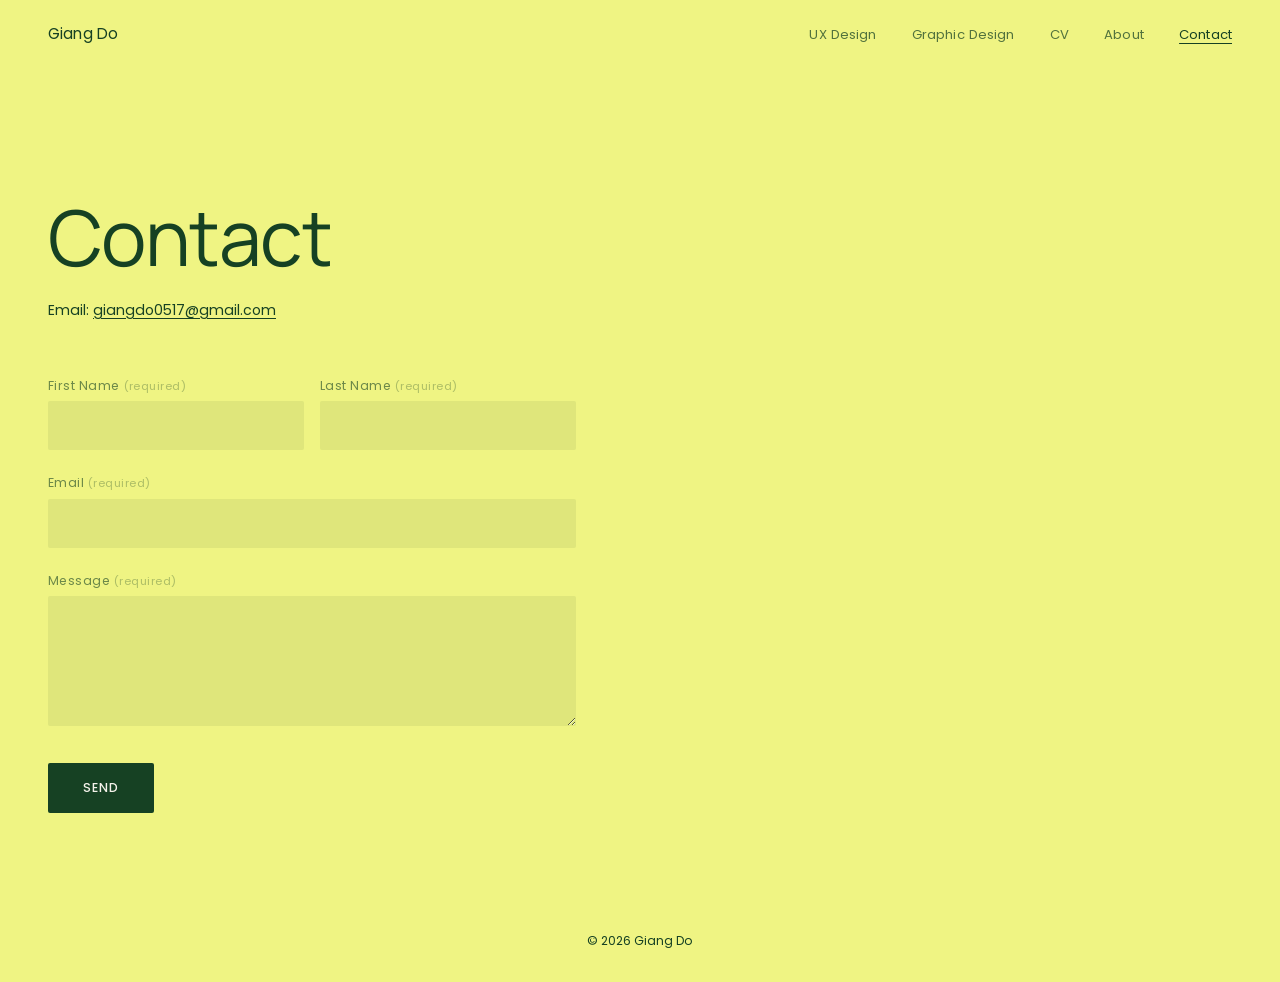
<file: contact.html>
<!DOCTYPE html>
<html lang="en">

<head>
  <meta charset="UTF-8" />
  <meta name="viewport" content="width=device-width,initial-scale=1.0" />
  <title>Contact — Giang Do</title>
  <link rel="preconnect" href="https://fonts.googleapis.com" />
  <link rel="preconnect" href="https://fonts.gstatic.com" crossorigin />
  <link
    href="https://fonts.googleapis.com/css2?family=Manrope&family=Poppins:ital,wght@0,300;0,400;0,500;0,600;1,300;1,400&display=swap"
    rel="stylesheet" />
  <link rel="stylesheet" href="style.css" />
  <style>
    body {
      background: var(--yellow);
      color: var(--green);
    }

    .contact-page {
      min-height: 100vh;
      display: grid;
      grid-template-columns: 1fr 1fr;
      padding-top: 7rem;
    }

    .contact-left {
      padding: 5rem 4rem 5rem 3rem;
      display: flex;
      flex-direction: column;
      justify-content: center;
    }

    .contact-title {
      font-size: clamp(3rem, 6vw, 5.5rem);
      font-weight: 400;
      letter-spacing: -0.02em;
      line-height: 1;
      margin-bottom: 1.5rem;
      animation: fadeUp 0.8s ease both;
    }

    .contact-email {
      font-family: 'Poppins', sans-serif;
      font-size: 0.88rem;
      opacity: 0.65;
      margin-bottom: 3.5rem;
      animation: fadeUp 0.8s ease 0.05s both;
    }

    .contact-email a {
      color: var(--green);
      text-decoration: underline;
      text-underline-offset: 3px;
    }

    .contact-form {
      animation: fadeUp 0.9s ease 0.1s both;
    }

    .form-group {
      margin-bottom: 1.5rem;
    }

    .form-row {
      display: grid;
      grid-template-columns: 1fr 1fr;
      gap: 1rem;
      margin-bottom: 1.5rem;
    }

    .form-label {
      font-family: 'Poppins', sans-serif;
      font-size: 0.78rem;
      letter-spacing: 0.04em;
      opacity: 0.6;
      margin-bottom: 0.4rem;
      display: block;
    }

    .form-label span {
      opacity: 0.5;
      font-size: 0.7rem;
    }

    .form-input,
    .form-textarea {
      width: 100%;
      background: rgba(23, 56, 35, 0.07);
      border: none;
      border-radius: 2px;
      padding: 0.85rem 1rem;
      font-family: 'Manrope', Georgia, serif;
      font-size: 1rem;
      color: var(--green);
      outline: none;
      transition: background 0.2s;
    }

    .form-input:focus,
    .form-textarea:focus {
      background: rgba(23, 56, 35, 0.12);
    }

    .form-textarea {
      resize: vertical;
      min-height: 130px;
    }

    .form-submit {
      display: inline-block;
      font-family: 'Poppins', sans-serif;
      font-size: 0.78rem;
      font-weight: 500;
      letter-spacing: 0.08em;
      text-transform: uppercase;
      padding: 1rem 2.2rem;
      background: var(--green);
      color: var(--cream);
      border: none;
      border-radius: 2px;
      cursor: pointer;
      transition: opacity 0.2s;
      margin-top: 0.5rem;
    }

    .form-submit:hover {
      opacity: 0.82;
    }

    .contact-right {
      position: relative;
      overflow: hidden;
    }

    .contact-right img {
      width: 100%;
      height: 100%;
      object-fit: cover;
      display: block;
    }

    @media(max-width:768px) {
      .contact-page {
        grid-template-columns: 1fr;
        padding-top: 6rem;
      }

      .contact-left {
        padding: 3rem 1.5rem;
      }

      .contact-right {
        display: none;
      }

      .form-row {
        grid-template-columns: 1fr;
      }
    }
  </style>
</head>

<body class="theme-yellow">
  <nav id="nav">
    <a href="index.html" class="nav-logo">Giang Do</a>
    <ul class="nav-links">
      <li><a href="index.html#work">UX Design</a></li>
      <!-- <li><a href="ux-industry.html">UX Industry Work</a></li> -->
      <li><a href="graphic-design.html">Graphic Design</a></li>
      <li><a href="cv.html">CV</a></li>
      <li><a href="about.html">About</a></li>
      <li><a href="contact.html" class="active">Contact</a></li>
    </ul>
    <button class="nav-hamburger" id="hamburger" aria-label="Open menu">
      <span></span><span></span><span></span>
    </button>
  </nav>
  <div class="nav-mobile-overlay" id="mobileMenu">
    <button class="nav-overlay-close" onclick="closeMenu()" aria-label="Close menu">
      <svg viewBox="0 0 24 24" fill="none" stroke="currentColor" stroke-width="2" stroke-linecap="round">
        <line x1="18" y1="6" x2="6" y2="18" />
        <line x1="6" y1="6" x2="18" y2="18" />
      </svg>
    </button>
    <a href="index.html#work" onclick="closeMenu()">UX Design</a>
    <!-- <a href="ux-industry.html" onclick="closeMenu()">UX Industry Work</a> -->
    <a href="graphic-design.html" onclick="closeMenu()">Graphic Design</a>
    <a href="cv.html" onclick="closeMenu()">CV</a>
    <a href="about.html" onclick="closeMenu()">About</a>
    <a href="contact.html" onclick="closeMenu()">Contact</a>
  </div>
  <main class="contact-page">
    <div class="contact-left">
      <h1 class="contact-title">Contact</h1>
      <p class="contact-email">Email: <a href="mailto:giangdo0517@gmail.com">giangdo0517@gmail.com</a></p>
      <!-- For real form submissions, sign up at formspree.io and replace action="#" with your endpoint -->
      <form class="contact-form" action="https://formspree.io/f/mvzvdwva" method="POST">
        <div class="form-row">
          <div>
            <label class="form-label">First Name <span>(required)</span></label>
            <input type="text" class="form-input" name="first_name" />
          </div>
          <div>
            <label class="form-label">Last Name <span>(required)</span></label>
            <input type="text" class="form-input" name="last_name" />
          </div>
        </div>
        <div class="form-group">
          <label class="form-label">Email <span>(required)</span></label>
          <input type="email" class="form-input" name="email" />
        </div>
        <div class="form-group">
          <label class="form-label">Message <span>(required)</span></label>
          <textarea class="form-textarea" name="message"></textarea>
        </div>
        <button class="form-submit">Send</button>
        <input type="hidden" name="_next" value="https://giangdo.design/contact.html?sent=true" />
      </form>

    </div>
    <div class="contact-right"></div>
  </main>
  <footer>© 2026 Giang Do</footer>
  <script>
    const nav = document.getElementById('nav');
    window.addEventListener('scroll', () => nav.classList.toggle('scrolled', window.scrollY > 60));
    const hamburger = document.getElementById('hamburger');
    const mobileMenu = document.getElementById('mobileMenu');
    function closeMenu() {
      hamburger.classList.remove('open');
      mobileMenu.classList.remove('open');
      document.body.style.overflow = '';
    }
    hamburger.addEventListener('click', () => {
      const isOpen = mobileMenu.classList.toggle('open');
      hamburger.classList.toggle('open', isOpen);
      document.body.style.overflow = isOpen ? 'hidden' : '';
    });
    const obs = new IntersectionObserver(entries => entries.forEach(e => {
      if (e.isIntersecting) { e.target.classList.add('visible'); obs.unobserve(e.target); }
    }), { threshold: 0.08 });
    document.querySelectorAll('.fade-up').forEach(el => obs.observe(el));
  </script>
</body>

</html>
</file>
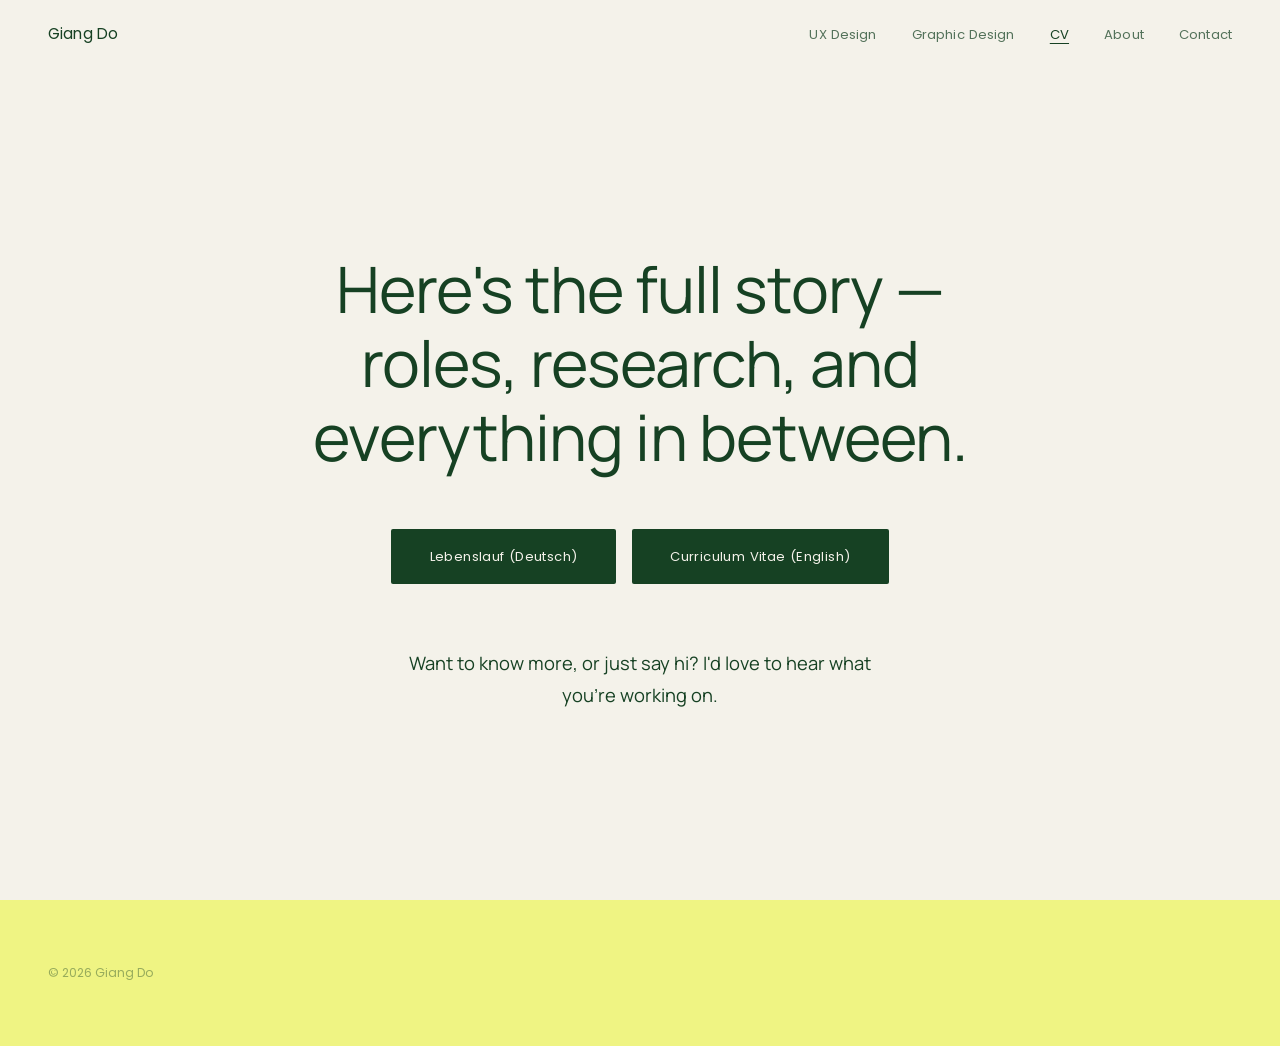
<file: cv.html>
<!DOCTYPE html>
<html lang="en">

<head>
  <meta charset="UTF-8" />
  <meta name="viewport" content="width=device-width,initial-scale=1.0" />
  <title>CV — Giang Do</title>
  <link rel="preconnect" href="https://fonts.googleapis.com" />
  <link rel="preconnect" href="https://fonts.gstatic.com" crossorigin />
  <link
    href="https://fonts.googleapis.com/css2?family=Manrope&family=Poppins:ital,wght@0,300;0,400;0,500;0,600;1,300;1,400&display=swap"
    rel="stylesheet" />
  <link rel="stylesheet" href="style.css" />
  <style>
    body {
      background: var(--cream);
      color: var(--green);
    }

    .cv-page {
      min-height: 100vh;
      display: flex;
      flex-direction: column;
      align-items: center;
      justify-content: center;
      text-align: center;
      padding: 10rem 3rem 6rem;
    }

    .cv-heading {
      font-size: clamp(2.4rem, 5vw, 4.2rem);
      font-weight: 400;
      line-height: 1.15;
      letter-spacing: -0.015em;
      max-width: 700px;
      margin-bottom: 3.5rem;
      animation: fadeUp 0.8s ease both;
    }

    .cv-buttons {
      display: flex;
      gap: 1rem;
      flex-wrap: wrap;
      justify-content: center;
      margin-bottom: 4rem;
      animation: fadeUp 0.9s ease 0.1s both;
    }

    .cv-btn {
      display: inline-block;
      font-family: 'Poppins', sans-serif;
      font-size: 0.82rem;
      letter-spacing: 0.03em;
      padding: 1.1rem 2.4rem;
      background: var(--green);
      color: var(--cream);
      text-decoration: none;
      border-radius: 2px;
      transition: opacity 0.2s;
    }

    .cv-btn:hover {
      opacity: 0.82;
    }

    .cv-note {
      font-size: 1.15rem;
      line-height: 1.72;
      opacity: 0.72;
      max-width: 480px;
      animation: fadeUp 0.9s ease 0.2s both;
    }

    .cv-footer-band {
      background: var(--yellow);
      padding: 4rem 3rem;
      text-align: left;
    }

    .cv-footer-band p {
      font-family: 'Poppins', sans-serif;
      font-size: 0.76rem;
      opacity: 0.4;
    }
  </style>
</head>

<body class="theme-cream">
  <nav id="nav">
    <a href="index.html" class="nav-logo">Giang Do</a>
    <ul class="nav-links">
      <li><a href="index.html#work">UX Design</a></li>
      <!-- <li><a href="ux-industry.html">UX Industry Work</a></li> -->
      <li><a href="graphic-design.html">Graphic Design</a></li>
      <li><a href="cv.html" class="active">CV</a></li>
      <li><a href="about.html">About</a></li>
      <li><a href="contact.html">Contact</a></li>
    </ul>
    <button class="nav-hamburger" id="hamburger" aria-label="Open menu">
      <span></span><span></span><span></span>
    </button>
  </nav>
  <div class="nav-mobile-overlay" id="mobileMenu">
    <button class="nav-overlay-close" onclick="closeMenu()" aria-label="Close menu">
      <svg viewBox="0 0 24 24" fill="none" stroke="currentColor" stroke-width="2" stroke-linecap="round">
        <line x1="18" y1="6" x2="6" y2="18" />
        <line x1="6" y1="6" x2="18" y2="18" />
      </svg>
    </button>
    <a href="index.html#work" onclick="closeMenu()">UX Design</a>
    <!-- <a href="ux-industry.html" onclick="closeMenu()">UX Industry Work</a> -->
    <a href="graphic-design.html" onclick="closeMenu()">Graphic Design</a>
    <a href="cv.html" onclick="closeMenu()">CV</a>
    <a href="about.html" onclick="closeMenu()">About</a>
    <a href="contact.html" onclick="closeMenu()">Contact</a>
  </div>
  <main class="cv-page">
    <h1 class="cv-heading">Here's the full story — roles, research, and everything in between.</h1>
    <div class="cv-buttons">
      <a href="https://drive.google.com/file/d/14NGh8uPRohK_Vm9ah4I8XOq8NT33fsck/view?usp=sharing" class="cv-btn"
        target="_blank">Lebenslauf (Deutsch)</a>
      <a href="https://drive.google.com/file/d/17Sq2cXfQPaGynstmJqmO-qlF2WMcBn5D/view?usp=sharing" class="cv-btn"
        target="_blank">Curriculum Vitae (English)</a>
    </div>
    <p class="cv-note">Want to know more, or just say hi? I'd love to hear what you're working on.</p>
  </main>
  <div class="cv-footer-band">
    <p>© 2026 Giang Do</p>
  </div>
  <script>
    const nav = document.getElementById('nav');
    window.addEventListener('scroll', () => nav.classList.toggle('scrolled', window.scrollY > 60));
    const hamburger = document.getElementById('hamburger');
    const mobileMenu = document.getElementById('mobileMenu');
    function closeMenu() {
      hamburger.classList.remove('open');
      mobileMenu.classList.remove('open');
      document.body.style.overflow = '';
    }
    hamburger.addEventListener('click', () => {
      const isOpen = mobileMenu.classList.toggle('open');
      hamburger.classList.toggle('open', isOpen);
      document.body.style.overflow = isOpen ? 'hidden' : '';
    });
    const obs = new IntersectionObserver(entries => entries.forEach(e => {
      if (e.isIntersecting) { e.target.classList.add('visible'); obs.unobserve(e.target); }
    }), { threshold: 0.08 });
    document.querySelectorAll('.fade-up').forEach(el => obs.observe(el));
  </script>
</body>

</html>
</file>
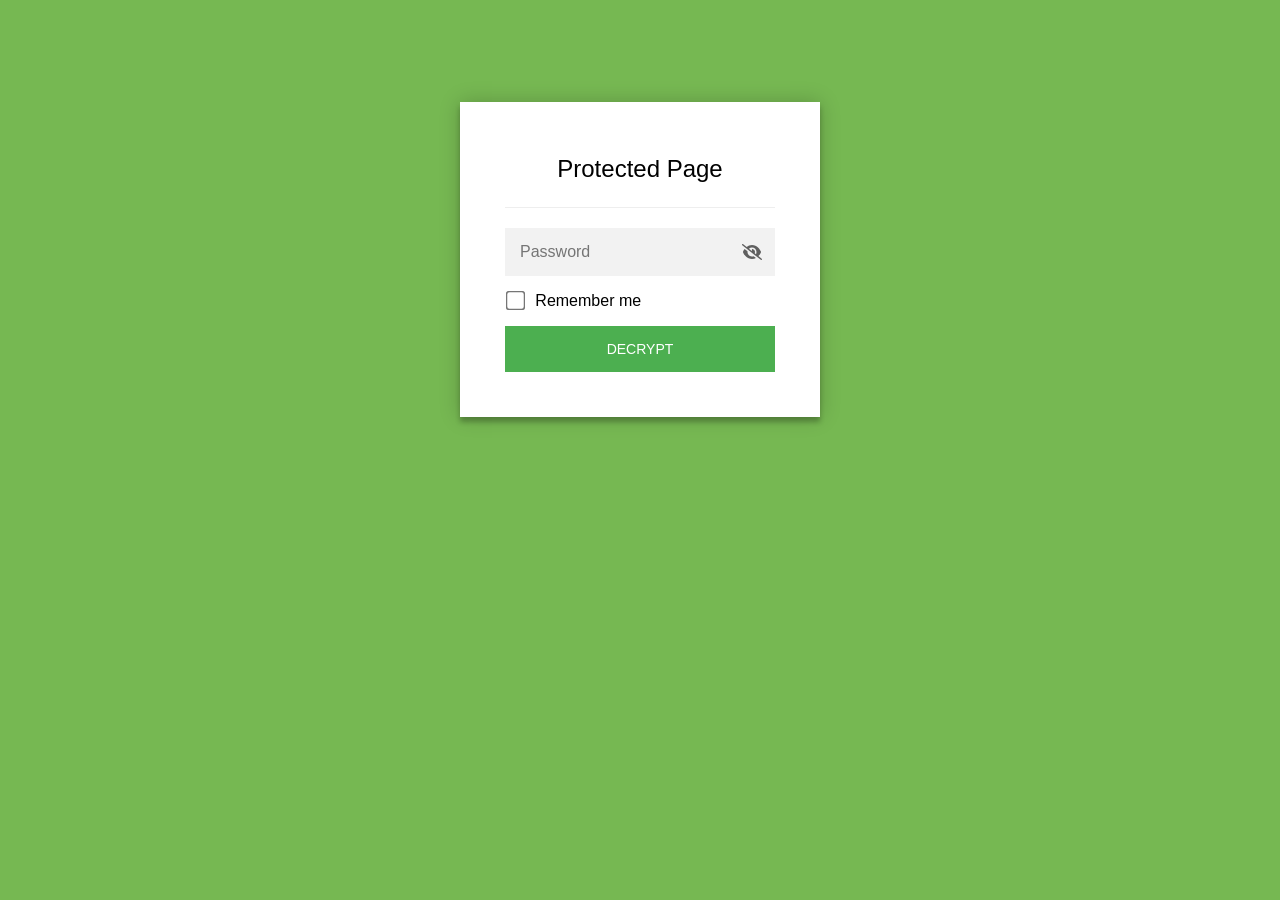
<file: ux-industry.html>
<!DOCTYPE html>
<html class="staticrypt-html">
    <head>
        <meta charset="utf-8" />
        <title>Protected Page</title>
        <meta name="viewport" content="width=device-width, initial-scale=1" />

        <!-- do not cache this page -->
        <meta http-equiv="cache-control" content="max-age=0" />
        <meta http-equiv="cache-control" content="no-cache" />
        <meta http-equiv="expires" content="0" />
        <meta http-equiv="expires" content="Tue, 01 Jan 1980 1:00:00 GMT" />
        <meta http-equiv="pragma" content="no-cache" />

        <style>
            .staticrypt-hr {
                margin-top: 20px;
                margin-bottom: 20px;
                border: 0;
                border-top: 1px solid #eee;
            }

            .staticrypt-page {
                width: 360px;
                padding: 8% 0 0;
                margin: auto;
                box-sizing: border-box;
            }

            .staticrypt-form {
                position: relative;
                z-index: 1;
                background: #ffffff;
                max-width: 360px;
                margin: 0 auto 100px;
                padding: 45px;
                text-align: center;
                box-shadow: 0 0 20px 0 rgba(0, 0, 0, 0.2), 0 5px 5px 0 rgba(0, 0, 0, 0.24);
            }

            .staticrypt-form input[type="password"],
            input[type="text"] {
                background: inherit;
                border: 0;
                box-sizing: border-box; /* This ensures padding is included in the total width */
                font-size: 14px;
                outline: 0;
                padding: 15px 30px 15px 15px; /* Adjust the padding to ensure there is space for the icon */
                width: 100%;
            }

            .staticrypt-password-container {
                position: relative;
                outline: 0;
                background: #f2f2f2;
                width: 100%;
                border: 0;
                margin: 0 0 15px;
                box-sizing: border-box;
            }

            .staticrypt-toggle-password-visibility {
                cursor: pointer;
                height: 20px;
                opacity: 60%;
                padding: 13px;
                position: absolute;
                right: 0;
                top: 50%;
                transform: translateY(-50%);
                width: 20px;
            }

            .staticrypt-form .staticrypt-decrypt-button {
                text-transform: uppercase;
                outline: 0;
                background: #4CAF50;
                width: 100%;
                border: 0;
                padding: 15px;
                color: #ffffff;
                font-size: 14px;
                cursor: pointer;
            }

            .staticrypt-form .staticrypt-decrypt-button:hover,
            .staticrypt-form .staticrypt-decrypt-button:active,
            .staticrypt-form .staticrypt-decrypt-button:focus {
                background: #4CAF50;
                filter: brightness(92%);
            }

            .staticrypt-html {
                height: 100%;
            }

            .staticrypt-body {
                height: 100%;
                margin: 0;
            }

            .staticrypt-content {
                height: 100%;
                margin-bottom: 1em;
                background: #76B852;
                font-family: "Arial", sans-serif;
                -webkit-font-smoothing: antialiased;
                -moz-osx-font-smoothing: grayscale;
            }

            .staticrypt-instructions {
                margin-top: -1em;
                margin-bottom: 1em;
            }

            .staticrypt-title {
                font-size: 1.5em;
            }

            label.staticrypt-remember {
                display: flex;
                align-items: center;
                margin-bottom: 1em;
            }

            .staticrypt-remember input[type="checkbox"] {
                transform: scale(1.5);
                margin-right: 1em;
            }

            .hidden {
                display: none !important;
            }

            .staticrypt-spinner-container {
                height: 100%;
                display: flex;
                align-items: center;
                justify-content: center;
            }

            .staticrypt-spinner {
                display: inline-block;
                width: 2rem;
                height: 2rem;
                vertical-align: text-bottom;
                border: 0.25em solid gray;
                border-right-color: transparent;
                border-radius: 50%;
                -webkit-animation: spinner-border 0.75s linear infinite;
                animation: spinner-border 0.75s linear infinite;
                animation-duration: 0.75s;
                animation-timing-function: linear;
                animation-delay: 0s;
                animation-iteration-count: infinite;
                animation-direction: normal;
                animation-fill-mode: none;
                animation-play-state: running;
                animation-name: spinner-border;
            }

            @keyframes spinner-border {
                100% {
                    transform: rotate(360deg);
                }
            }

            @media screen and (-webkit-min-device-pixel-ratio: 0) {
                .staticrypt-form input[type="password"],
                input[type="text"] {
                    font-size: 16px;
                }
            }
        </style>
    </head>

    <body class="staticrypt-body">
        <div id="staticrypt_loading" class="staticrypt-spinner-container">
            <div class="staticrypt-spinner"></div>
        </div>

        <div id="staticrypt_content" class="staticrypt-content hidden">
            <div class="staticrypt-page">
                <div class="staticrypt-form">
                    <div class="staticrypt-instructions">
                        <p class="staticrypt-title">Protected Page</p>
                        <p></p>
                    </div>

                    <hr class="staticrypt-hr" />

                    <form id="staticrypt-form" action="#" method="post">
                        <div class="staticrypt-password-container">
                            <input
                                id="staticrypt-password"
                                type="password"
                                name="password"
                                placeholder="Password"
                                autofocus
                            />

                            <img
                                class="staticrypt-toggle-password-visibility"
                                alt="template_toggle_show"
                                title="template_toggle_show"
                                src="[data-uri]"
                            />
                        </div>

                        <label id="staticrypt-remember-label" class="staticrypt-remember hidden">
                            <input id="staticrypt-remember" type="checkbox" name="remember" />
                            Remember me
                        </label>

                        <input type="submit" class="staticrypt-decrypt-button" value="DECRYPT" />
                    </form>
                </div>
            </div>
        </div>

        <script>
            // these variables will be filled when generating the file - the template format is 'variable_name'
            const staticryptInitiator = 
            ((function(){
  const exports = {};
  const cryptoEngine = ((function(){
  const exports = {};
  const { subtle } = crypto;

const IV_BITS = 16 * 8;
const HEX_BITS = 4;
const ENCRYPTION_ALGO = "AES-CBC";

/**
 * Translates between utf8 encoded hexadecimal strings
 * and Uint8Array bytes.
 */
const HexEncoder = {
    /**
     * hex string -> bytes
     * @param {string} hexString
     * @returns {Uint8Array}
     */
    parse: function (hexString) {
        if (hexString.length % 2 !== 0) throw "Invalid hexString";
        const arrayBuffer = new Uint8Array(hexString.length / 2);

        for (let i = 0; i < hexString.length; i += 2) {
            const byteValue = parseInt(hexString.substring(i, i + 2), 16);
            if (isNaN(byteValue)) {
                throw "Invalid hexString";
            }
            arrayBuffer[i / 2] = byteValue;
        }
        return arrayBuffer;
    },

    /**
     * bytes -> hex string
     * @param {Uint8Array} bytes
     * @returns {string}
     */
    stringify: function (bytes) {
        const hexBytes = [];

        for (let i = 0; i < bytes.length; ++i) {
            let byteString = bytes[i].toString(16);
            if (byteString.length < 2) {
                byteString = "0" + byteString;
            }
            hexBytes.push(byteString);
        }
        return hexBytes.join("");
    },
};

/**
 * Translates between utf8 strings and Uint8Array bytes.
 */
const UTF8Encoder = {
    parse: function (str) {
        return new TextEncoder().encode(str);
    },

    stringify: function (bytes) {
        return new TextDecoder().decode(bytes);
    },
};

/**
 * Salt and encrypt a msg with a password.
 */
async function encrypt(msg, hashedPassword) {
    // Must be 16 bytes, unpredictable, and preferably cryptographically random. However, it need not be secret.
    // https://developer.mozilla.org/en-US/docs/Web/API/SubtleCrypto/encrypt#parameters
    const iv = crypto.getRandomValues(new Uint8Array(IV_BITS / 8));

    const key = await subtle.importKey("raw", HexEncoder.parse(hashedPassword), ENCRYPTION_ALGO, false, ["encrypt"]);

    const encrypted = await subtle.encrypt(
        {
            name: ENCRYPTION_ALGO,
            iv: iv,
        },
        key,
        UTF8Encoder.parse(msg)
    );

    // iv will be 32 hex characters, we prepend it to the ciphertext for use in decryption
    return HexEncoder.stringify(iv) + HexEncoder.stringify(new Uint8Array(encrypted));
}
exports.encrypt = encrypt;

/**
 * Decrypt a salted msg using a password.
 *
 * @param {string} encryptedMsg
 * @param {string} hashedPassword
 * @returns {Promise<string>}
 */
async function decrypt(encryptedMsg, hashedPassword) {
    const ivLength = IV_BITS / HEX_BITS;
    const iv = HexEncoder.parse(encryptedMsg.substring(0, ivLength));
    const encrypted = encryptedMsg.substring(ivLength);

    const key = await subtle.importKey("raw", HexEncoder.parse(hashedPassword), ENCRYPTION_ALGO, false, ["decrypt"]);

    const outBuffer = await subtle.decrypt(
        {
            name: ENCRYPTION_ALGO,
            iv: iv,
        },
        key,
        HexEncoder.parse(encrypted)
    );

    return UTF8Encoder.stringify(new Uint8Array(outBuffer));
}
exports.decrypt = decrypt;

/**
 * Salt and hash the password so it can be stored in localStorage without opening a password reuse vulnerability.
 *
 * @param {string} password
 * @param {string} salt
 * @returns {Promise<string>}
 */
async function hashPassword(password, salt) {
    // we hash the password in multiple steps, each adding more iterations. This is because we used to allow less
    // iterations, so for backward compatibility reasons, we need to support going from that to more iterations.
    let hashedPassword = await hashLegacyRound(password, salt);

    hashedPassword = await hashSecondRound(hashedPassword, salt);

    return hashThirdRound(hashedPassword, salt);
}
exports.hashPassword = hashPassword;

/**
 * This hashes the password with 1k iterations. This is a low number, we need this function to support backwards
 * compatibility.
 *
 * @param {string} password
 * @param {string} salt
 * @returns {Promise<string>}
 */
function hashLegacyRound(password, salt) {
    return pbkdf2(password, salt, 1000, "SHA-1");
}
exports.hashLegacyRound = hashLegacyRound;

/**
 * Add a second round of iterations. This is because we used to use 1k, so for backwards compatibility with
 * remember-me/autodecrypt links, we need to support going from that to more iterations.
 *
 * @param hashedPassword
 * @param salt
 * @returns {Promise<string>}
 */
function hashSecondRound(hashedPassword, salt) {
    return pbkdf2(hashedPassword, salt, 14000, "SHA-256");
}
exports.hashSecondRound = hashSecondRound;

/**
 * Add a third round of iterations to bring total number to 600k. This is because we used to use 1k, then 15k, so for
 * backwards compatibility with remember-me/autodecrypt links, we need to support going from that to more iterations.
 *
 * @param hashedPassword
 * @param salt
 * @returns {Promise<string>}
 */
function hashThirdRound(hashedPassword, salt) {
    return pbkdf2(hashedPassword, salt, 585000, "SHA-256");
}
exports.hashThirdRound = hashThirdRound;

/**
 * Salt and hash the password so it can be stored in localStorage without opening a password reuse vulnerability.
 *
 * @param {string} password
 * @param {string} salt
 * @param {int} iterations
 * @param {string} hashAlgorithm
 * @returns {Promise<string>}
 */
async function pbkdf2(password, salt, iterations, hashAlgorithm) {
    const key = await subtle.importKey("raw", UTF8Encoder.parse(password), "PBKDF2", false, ["deriveBits"]);

    const keyBytes = await subtle.deriveBits(
        {
            name: "PBKDF2",
            hash: hashAlgorithm,
            iterations,
            salt: UTF8Encoder.parse(salt),
        },
        key,
        256
    );

    return HexEncoder.stringify(new Uint8Array(keyBytes));
}

function generateRandomSalt() {
    const bytes = crypto.getRandomValues(new Uint8Array(128 / 8));

    return HexEncoder.stringify(new Uint8Array(bytes));
}
exports.generateRandomSalt = generateRandomSalt;

async function signMessage(hashedPassword, message) {
    const key = await subtle.importKey(
        "raw",
        HexEncoder.parse(hashedPassword),
        {
            name: "HMAC",
            hash: "SHA-256",
        },
        false,
        ["sign"]
    );
    const signature = await subtle.sign("HMAC", key, UTF8Encoder.parse(message));

    return HexEncoder.stringify(new Uint8Array(signature));
}
exports.signMessage = signMessage;

function getRandomAlphanum() {
    const possibleCharacters = "abcdefghijklmnopqrstuvwxyzABCDEFGHIJKLMNOPQRSTUVWXYZ0123456789";

    let byteArray;
    let parsedInt;

    // Keep generating new random bytes until we get a value that falls
    // within a range that can be evenly divided by possibleCharacters.length
    do {
        byteArray = crypto.getRandomValues(new Uint8Array(1));
        // extract the lowest byte to get an int from 0 to 255 (probably unnecessary, since we're only generating 1 byte)
        parsedInt = byteArray[0] & 0xff;
    } while (parsedInt >= 256 - (256 % possibleCharacters.length));

    // Take the modulo of the parsed integer to get a random number between 0 and totalLength - 1
    const randomIndex = parsedInt % possibleCharacters.length;

    return possibleCharacters[randomIndex];
}

/**
 * Generate a random string of a given length.
 *
 * @param {int} length
 * @returns {string}
 */
function generateRandomString(length) {
    let randomString = "";

    for (let i = 0; i < length; i++) {
        randomString += getRandomAlphanum();
    }

    return randomString;
}
exports.generateRandomString = generateRandomString;

  return exports;
})());
const codec = ((function(){
  const exports = {};
  /**
 * Initialize the codec with the provided cryptoEngine - this return functions to encode and decode messages.
 *
 * @param cryptoEngine - the engine to use for encryption / decryption
 */
function init(cryptoEngine) {
    const exports = {};

    /**
     * Top-level function for encoding a message.
     * Includes password hashing, encryption, and signing.
     *
     * @param {string} msg
     * @param {string} password
     * @param {string} salt
     *
     * @returns {string} The encoded text
     */
    async function encode(msg, password, salt) {
        const hashedPassword = await cryptoEngine.hashPassword(password, salt);

        const encrypted = await cryptoEngine.encrypt(msg, hashedPassword);

        // we use the hashed password in the HMAC because this is effectively what will be used a password (so we can store
        // it in localStorage safely, we don't use the clear text password)
        const hmac = await cryptoEngine.signMessage(hashedPassword, encrypted);

        return hmac + encrypted;
    }
    exports.encode = encode;

    /**
     * Encode using a password that has already been hashed. This is useful to encode multiple messages in a row, that way
     * we don't need to hash the password multiple times.
     *
     * @param {string} msg
     * @param {string} hashedPassword
     *
     * @returns {string} The encoded text
     */
    async function encodeWithHashedPassword(msg, hashedPassword) {
        const encrypted = await cryptoEngine.encrypt(msg, hashedPassword);

        // we use the hashed password in the HMAC because this is effectively what will be used a password (so we can store
        // it in localStorage safely, we don't use the clear text password)
        const hmac = await cryptoEngine.signMessage(hashedPassword, encrypted);

        return hmac + encrypted;
    }
    exports.encodeWithHashedPassword = encodeWithHashedPassword;

    /**
     * Top-level function for decoding a message.
     * Includes signature check and decryption.
     *
     * @param {string} signedMsg
     * @param {string} hashedPassword
     * @param {string} salt
     * @param {int} backwardCompatibleAttempt
     * @param {string} originalPassword
     *
     * @returns {Object} {success: true, decoded: string} | {success: false, message: string}
     */
    async function decode(signedMsg, hashedPassword, salt, backwardCompatibleAttempt = 0, originalPassword = "") {
        const encryptedHMAC = signedMsg.substring(0, 64);
        const encryptedMsg = signedMsg.substring(64);
        const decryptedHMAC = await cryptoEngine.signMessage(hashedPassword, encryptedMsg);

        if (decryptedHMAC !== encryptedHMAC) {
            // we have been raising the number of iterations in the hashing algorithm multiple times, so to support the old
            // remember-me/autodecrypt links we need to try bringing the old hashes up to speed.
            originalPassword = originalPassword || hashedPassword;
            if (backwardCompatibleAttempt === 0) {
                const updatedHashedPassword = await cryptoEngine.hashThirdRound(originalPassword, salt);

                return decode(signedMsg, updatedHashedPassword, salt, backwardCompatibleAttempt + 1, originalPassword);
            }
            if (backwardCompatibleAttempt === 1) {
                let updatedHashedPassword = await cryptoEngine.hashSecondRound(originalPassword, salt);
                updatedHashedPassword = await cryptoEngine.hashThirdRound(updatedHashedPassword, salt);

                return decode(signedMsg, updatedHashedPassword, salt, backwardCompatibleAttempt + 1, originalPassword);
            }

            return { success: false, message: "Signature mismatch" };
        }

        return {
            success: true,
            decoded: await cryptoEngine.decrypt(encryptedMsg, hashedPassword),
        };
    }
    exports.decode = decode;

    return exports;
}
exports.init = init;

  return exports;
})());
const decode = codec.init(cryptoEngine).decode;

/**
 * Initialize the staticrypt module, that exposes functions callbable by the password_template.
 *
 * @param {{
 *  staticryptEncryptedMsgUniqueVariableName: string,
 *  isRememberEnabled: boolean,
 *  rememberDurationInDays: number,
 *  staticryptSaltUniqueVariableName: string,
 * }} staticryptConfig - object of data that is stored on the password_template at encryption time.
 *
 * @param {{
 *  rememberExpirationKey: string,
 *  rememberPassphraseKey: string,
 *  replaceHtmlCallback: function,
 *  clearLocalStorageCallback: function,
 * }} templateConfig - object of data that can be configured by a custom password_template.
 */
function init(staticryptConfig, templateConfig) {
    const exports = {};

    /**
     * Decrypt our encrypted page, replace the whole HTML.
     *
     * @param {string} hashedPassword
     * @returns {Promise<boolean>}
     */
    async function decryptAndReplaceHtml(hashedPassword) {
        const { staticryptEncryptedMsgUniqueVariableName, staticryptSaltUniqueVariableName } = staticryptConfig;
        const { replaceHtmlCallback } = templateConfig;

        const result = await decode(
            staticryptEncryptedMsgUniqueVariableName,
            hashedPassword,
            staticryptSaltUniqueVariableName
        );
        if (!result.success) {
            return false;
        }
        const plainHTML = result.decoded;

        // if the user configured a callback call it, otherwise just replace the whole HTML
        if (typeof replaceHtmlCallback === "function") {
            replaceHtmlCallback(plainHTML);
        } else {
            document.write(plainHTML);
            document.close();
        }

        return true;
    }

    /**
     * Attempt to decrypt the page and replace the whole HTML.
     *
     * @param {string} password
     * @param {boolean} isRememberChecked
     *
     * @returns {Promise<{isSuccessful: boolean, hashedPassword?: string}>} - we return an object, so that if we want to
     *   expose more information in the future we can do it without breaking the password_template
     */
    async function handleDecryptionOfPage(password, isRememberChecked) {
        const { staticryptSaltUniqueVariableName } = staticryptConfig;

        // decrypt and replace the whole page
        const hashedPassword = await cryptoEngine.hashPassword(password, staticryptSaltUniqueVariableName);
        return handleDecryptionOfPageFromHash(hashedPassword, isRememberChecked);
    }
    exports.handleDecryptionOfPage = handleDecryptionOfPage;

    async function handleDecryptionOfPageFromHash(hashedPassword, isRememberChecked) {
        const { isRememberEnabled, rememberDurationInDays } = staticryptConfig;
        const { rememberExpirationKey, rememberPassphraseKey } = templateConfig;

        const isDecryptionSuccessful = await decryptAndReplaceHtml(hashedPassword);

        if (!isDecryptionSuccessful) {
            return {
                isSuccessful: false,
                hashedPassword,
            };
        }

        // remember the hashedPassword and set its expiration if necessary
        if (isRememberEnabled && isRememberChecked) {
            window.localStorage.setItem(rememberPassphraseKey, hashedPassword);

            // set the expiration if the duration isn't 0 (meaning no expiration)
            if (rememberDurationInDays > 0) {
                window.localStorage.setItem(
                    rememberExpirationKey,
                    (new Date().getTime() + rememberDurationInDays * 24 * 60 * 60 * 1000).toString()
                );
            }
        }

        return {
            isSuccessful: true,
            hashedPassword,
        };
    }
    exports.handleDecryptionOfPageFromHash = handleDecryptionOfPageFromHash;

    /**
     * Clear localstorage from staticrypt related values
     */
    function clearLocalStorage() {
        const { clearLocalStorageCallback, rememberExpirationKey, rememberPassphraseKey } = templateConfig;

        if (typeof clearLocalStorageCallback === "function") {
            clearLocalStorageCallback();
        } else {
            localStorage.removeItem(rememberPassphraseKey);
            localStorage.removeItem(rememberExpirationKey);
        }
    }

    async function handleDecryptOnLoad() {
        let isSuccessful = await decryptOnLoadFromUrl();

        if (!isSuccessful) {
            isSuccessful = await decryptOnLoadFromRememberMe();
        }

        return { isSuccessful };
    }
    exports.handleDecryptOnLoad = handleDecryptOnLoad;

    /**
     * Clear storage if we are logging out
     *
     * @returns {boolean} - whether we logged out
     */
    function logoutIfNeeded() {
        const logoutKey = "staticrypt_logout";

        // handle logout through query param
        const queryParams = new URLSearchParams(window.location.search);
        if (queryParams.has(logoutKey)) {
            clearLocalStorage();
            return true;
        }

        // handle logout through URL fragment
        const hash = window.location.hash.substring(1);
        if (hash.includes(logoutKey)) {
            clearLocalStorage();
            return true;
        }

        return false;
    }

    /**
     * To be called on load: check if we want to try to decrypt and replace the HTML with the decrypted content, and
     * try to do it if needed.
     *
     * @returns {Promise<boolean>} true if we derypted and replaced the whole page, false otherwise
     */
    async function decryptOnLoadFromRememberMe() {
        const { rememberDurationInDays } = staticryptConfig;
        const { rememberExpirationKey, rememberPassphraseKey } = templateConfig;

        // if we are login out, terminate
        if (logoutIfNeeded()) {
            return false;
        }

        // if there is expiration configured, check if we're not beyond the expiration
        if (rememberDurationInDays && rememberDurationInDays > 0) {
            const expiration = localStorage.getItem(rememberExpirationKey),
                isExpired = expiration && new Date().getTime() > parseInt(expiration);

            if (isExpired) {
                clearLocalStorage();
                return false;
            }
        }

        const hashedPassword = localStorage.getItem(rememberPassphraseKey);

        if (hashedPassword) {
            // try to decrypt
            const isDecryptionSuccessful = await decryptAndReplaceHtml(hashedPassword);

            // if the decryption is unsuccessful the password might be wrong - silently clear the saved data and let
            // the user fill the password form again
            if (!isDecryptionSuccessful) {
                clearLocalStorage();
                return false;
            }

            return true;
        }

        return false;
    }

    async function decryptOnLoadFromUrl() {
        const passwordKey = "staticrypt_pwd";
        const rememberMeKey = "remember_me";

        // try to get the password from the query param (for backward compatibility - we now want to avoid this method,
        // since it sends the hashed password to the server which isn't needed)
        const queryParams = new URLSearchParams(window.location.search);
        const hashedPasswordQuery = queryParams.get(passwordKey);
        const rememberMeQuery = queryParams.get(rememberMeKey);

        const urlFragment = window.location.hash.substring(1);
        // get the password from the url fragment
        const hashedPasswordRegexMatch = urlFragment.match(new RegExp(passwordKey + "=([^&]*)"));
        const hashedPasswordFragment = hashedPasswordRegexMatch ? hashedPasswordRegexMatch[1] : null;
        const rememberMeFragment = urlFragment.includes(rememberMeKey);

        const hashedPassword = hashedPasswordFragment || hashedPasswordQuery;
        const rememberMe = rememberMeFragment || rememberMeQuery;

        if (hashedPassword) {
            return handleDecryptionOfPageFromHash(hashedPassword, rememberMe);
        }

        return false;
    }

    return exports;
}
exports.init = init;

  return exports;
})());
        ;
            const templateError = "template_error",
                templateToggleAltShow = "template_toggle_show",
                templateToggleAltHide = "template_toggle_hide",
                isRememberEnabled = true,
                staticryptConfig = {"staticryptEncryptedMsgUniqueVariableName":"[base64]","isRememberEnabled":true,"rememberDurationInDays":0,"staticryptSaltUniqueVariableName":"b0ad4a2fc4e402948cb65c18af290a1f"};

            // you can edit these values to customize some of the behavior of StatiCrypt
            const templateConfig = {
                rememberExpirationKey: "staticrypt_expiration",
                rememberPassphraseKey: "staticrypt_passphrase",
                replaceHtmlCallback: null,
                clearLocalStorageCallback: null,
            };

            // init the staticrypt engine
            const staticrypt = staticryptInitiator.init(staticryptConfig, templateConfig);

            // try to automatically decrypt on load if there is a saved password
            window.onload = async function () {
                const { isSuccessful } = await staticrypt.handleDecryptOnLoad();

                // if we didn't decrypt anything on load, show the password prompt. Otherwise the content has already been
                // replaced, no need to do anything
                if (!isSuccessful) {
                    // hide loading screen
                    document.getElementById("staticrypt_loading").classList.add("hidden");
                    document.getElementById("staticrypt_content").classList.remove("hidden");
                    document.getElementById("staticrypt-password").focus();

                    // show the remember me checkbox
                    if (isRememberEnabled) {
                        document.getElementById("staticrypt-remember-label").classList.remove("hidden");
                    }
                }
            };

            // toggle password visibility
            const toggleIcon = document.querySelector(".staticrypt-toggle-password-visibility");
            // these two icons are coming from FontAwesome
            const imgSrcEyeClosed =
                "[data-uri]";
            const imgSrcEyeOpened =
                "[data-uri]";
            toggleIcon.addEventListener("click", function () {
                const passwordInput = document.getElementById("staticrypt-password");
                if (passwordInput.type === "password") {
                    passwordInput.type = "text";
                    toggleIcon.src = imgSrcEyeOpened;
                    toggleIcon.alt = templateToggleAltHide;
                    toggleIcon.title = templateToggleAltHide;
                } else {
                    passwordInput.type = "password";
                    toggleIcon.src = imgSrcEyeClosed;
                    toggleIcon.alt = templateToggleAltShow;
                    toggleIcon.title = templateToggleAltShow;
                }
            });

            // handle password form submission
            document.getElementById("staticrypt-form").addEventListener("submit", async function (e) {
                e.preventDefault();

                const password = document.getElementById("staticrypt-password").value,
                    isRememberChecked = document.getElementById("staticrypt-remember").checked;

                const { isSuccessful } = await staticrypt.handleDecryptionOfPage(password, isRememberChecked);

                if (!isSuccessful) {
                    alert(templateError);
                }
            });
        </script>
    </body>
</html>
</file>
<file: style.css>
/* ── FONTS ── */
@import url('https://fonts.googleapis.com/css2?family=Manrope&family=Poppins:ital,wght@0,300;0,400;0,500;0,600;1,300;1,400&display=swap');



/* ── GLOBAL ── */
:root {
  --green: #164123;
  --cream: #F4F2EA;
  --yellow: #EFF483;
  --blue: #DFEFFF;
  --purple: #e8e0ff;
}

*,
*::before,
*::after {
  box-sizing: border-box;
  margin: 0;
  padding: 0;
}

html {
  scroll-behavior: smooth;
}

body {
  font-family: 'Manrope', Georgia, sans-serif;
  overflow-x: hidden;
}

/* ── NAV ── */
nav {
  position: fixed;
  top: 0;
  left: 0;
  right: 0;
  z-index: 100;
  display: flex;
  align-items: center;
  justify-content: space-between;
  padding: 1.4rem 3rem;
  transition: background 0.3s;
}

.nav-logo {
  font-family: 'Poppins', sans-serif;
  font-size: 0.95rem;
  font-weight: 400;
  letter-spacing: 0.01em;
  text-decoration: none;
}

.nav-links {
  display: flex;
  gap: 2.2rem;
  list-style: none;
}

.nav-links a {
  font-family: 'Poppins', sans-serif;
  text-decoration: none;
  font-size: 0.82rem;
  font-weight: 400;
  letter-spacing: 0.01em;
  opacity: 0.72;
  transition: opacity 0.2s;
}

.nav-links a:hover {
  opacity: 1;
}

.nav-links a.active {
  opacity: 1;
  text-decoration: underline;
  text-underline-offset: 4px;
}

/* nav colour themes */
.theme-dark .nav-logo,
.theme-dark .nav-links a {
  color: var(--cream);
}

.theme-light .nav-logo,
.theme-light .nav-links a {
  color: var(--green);
}

.theme-dark nav.scrolled {
  background: #164123;
  backdrop-filter: blur(10px);
}

.theme-yellow nav.scrolled {
  background: #EDF581;
  backdrop-filter: blur(10px);
}

.theme-yellow .nav-logo,
.theme-yellow .nav-links a {
  color: var(--green);
}

.theme-cream nav.scrolled {
  background: #f0ede6;
  backdrop-filter: blur(10px);
}

.theme-cream .nav-logo,
.theme-cream .nav-links a {
  color: var(--green);
}

.theme-blue nav.scrolled {
  background: rgba(214, 234, 245, 0.95);
  backdrop-filter: blur(10px);
}

.theme-blue .nav-logo,
.theme-blue .nav-links a {
  color: var(--green);
}

.theme-purple nav.scrolled {
  background: #E0EFFF;
  backdrop-filter: blur(10px);
}

.theme-purple .nav-logo,
.theme-purple .nav-links a {
  color: var(--green);
}

/* ── CASE HERO ── */
.case-hero {
  min-height: 58vh;
  display: flex;
  flex-direction: column;
  align-items: flex-start;
  justify-content: flex-end;
  padding: 9rem 3rem 3.5rem;
}

.case-subtitle {
  font-family: 'Poppins', sans-serif;
  font-size: 0.78rem;
  letter-spacing: 0.14em;
  text-transform: uppercase;
  opacity: 0.45;
  margin-bottom: 0.9rem;
  animation: fadeUp 0.6s ease both;
}

.case-title-text {
  font-size: clamp(3.2rem, 7vw, 6.5rem);
  font-weight: 400;
  line-height: 1.05;
  letter-spacing: -0.02em;
  animation: fadeUp 0.8s ease both;
}

/* ── MARQUEE ── */
.marquee-wrapper {
  overflow: hidden;
  width: 100%;
  padding: 1.4rem 0;
  border-top: 1px solid currentColor;
  border-bottom: 1px solid currentColor;
  opacity: 0.2;
  margin: 2rem 0;
}

.marquee-track {
  display: flex;
  white-space: nowrap;
  animation: marquee 22s linear infinite;
}

.marquee-item {
  font-size: clamp(1.8rem, 3.5vw, 3rem);
  font-weight: 400;
  padding-right: 2.5rem;
  flex-shrink: 0;
  letter-spacing: -0.01em;
}

@keyframes marquee {
  from {
    transform: translateX(0);
  }

  to {
    transform: translateX(-50%);
  }
}

/* ── INTRO ── */
.case-intro {
  padding: 5rem 3rem;
  display: grid;
  grid-template-columns: 1fr 2fr;
  gap: 5rem;
  max-width: 1200px;
  margin: 0 auto;
}

.meta-item {
  margin-bottom: 1.6rem;
}

.meta-label {
  font-family: 'Poppins', sans-serif;
  font-size: 0.68rem;
  letter-spacing: 0.12em;
  text-transform: uppercase;
  opacity: 0.45;
  margin-bottom: 0.35rem;
}

.meta-value {
  font-size: 1.05rem;
  line-height: 1.55;
}

:root {
  --body-size-value: 1.15;
}

.case-description p {
  font-size: calc((var(--body-size-value) - 1) * 1.2vw + 1rem);
  line-height: 1.8;
  opacity: 0.88;
}

.case-description p+p {
  margin-top: 1.3rem;
}

/* ── IMAGES ── */
.case-images {
  padding: 0 3rem 3rem;
  max-width: 1200px;
  margin: 0 auto;
  display: flex;
  flex-direction: column;
  gap: 0;
}

.case-img-full {
  width: 100%;
}

.case-img-full img {
  width: 100%;
  border-radius: 0;
  display: block;
}

.img-placeholder {
  width: 100%;
  aspect-ratio: 16/9;
  border-radius: 0;
  display: flex;
  align-items: center;
  justify-content: center;
  font-family: 'Poppins', sans-serif;
  font-size: 0.8rem;
  letter-spacing: 0.06em;
  opacity: 0.22;
  border: 1px dashed currentColor;
}

.img-caption {
  font-family: 'Poppins', sans-serif;
  font-size: 0.7rem;
  letter-spacing: 0.07em;
  text-transform: uppercase;
  opacity: 0.36;
  margin-top: 0.6rem;
}

.img-row {
  display: grid;
  grid-template-columns: 1fr 1fr;
  gap: 0;
}

/* ── NEXT / PREV PROJECT NAVIGATION ── */
/* AFTER */
.next-project {
  padding: 0;
  display: grid;
  grid-template-columns: 1fr 1fr;
}

.proj-nav-item:first-child {
  border-right: none;
}

.proj-nav-item {
  display: flex;
  align-items: center;
  gap: 1.2rem;
  padding: 3rem;
  text-decoration: none;
  transition: opacity 0.2s;
  color: inherit;
}

.proj-nav-label {
  display: none;
  /* hide "Previous" / "Next" labels */
}

.proj-nav-title {
  font-family: 'Manrope', Georgia, serif;
  font-size: clamp(1.1rem, 2vw, 1.6rem);
  font-weight: 400;
  font-style: italic;
  letter-spacing: -0.01em;
  line-height: 1.2;
}

.proj-nav-arrow {
  font-size: 1.8rem;
  font-weight: 300;
  opacity: 0.4;
  flex-shrink: 0;
}

/* right-aligned "next" item */
.proj-nav-item.next {
  flex-direction: row-reverse;
  text-align: right;
}

/* colour inheritance — text always matches page theme */
.theme-dark .proj-nav-item {
  color: var(--cream);
}

.theme-yellow .proj-nav-item {
  color: var(--green);
}

.theme-cream .proj-nav-item {
  color: var(--green);
}

.theme-blue .proj-nav-item {
  color: var(--green);
}

.theme-purple .proj-nav-item {
  color: var(--green);
}

/* ── FOOTER ── */
footer {
  font-family: 'Poppins', sans-serif;
  text-align: center;
  padding: 2rem;
  font-size: 0.76rem;
  opacity: 1;
  border-top: none;
  /* remove the border */
}

/* ── BUTTONS ── */
.btn {
  display: inline-block;
  font-family: 'Poppins', sans-serif;
  font-size: 0.82rem;
  letter-spacing: 0.03em;
  padding: 1rem 2.2rem;
  border: none;
  cursor: pointer;
  text-decoration: none;
  border-radius: 2px;
  transition: opacity 0.2s;
}

.btn:hover {
  opacity: 0.82;
}

.btn-solid {
  background: var(--green);
  color: var(--cream);
}

/* ── ANIMATIONS ── */
@keyframes fadeUp {
  from {
    opacity: 0;
    transform: translateY(24px);
  }

  to {
    opacity: 1;
    transform: translateY(0);
  }
}

.fade-up {
  opacity: 0;
  transform: translateY(20px);
  transition: opacity 0.7s ease, transform 0.7s ease;
}

.fade-up.visible {
  opacity: 1;
  transform: translateY(0);
}

/* ══════════════════════════════════════
   HAMBURGER NAV
══════════════════════════════════════ */
.nav-hamburger {
  display: none;
  flex-direction: column;
  gap: 5px;
  cursor: pointer;
  background: none;
  border: none;
  padding: 4px;
  z-index: 200;
}

.nav-hamburger span {
  display: block;
  width: 24px;
  height: 2px;
  background: currentColor;
  border-radius: 2px;
  transition: transform 0.3s, opacity 0.3s;
  transform-origin: center;
}

/* open state — becomes X */
.nav-hamburger.open span:nth-child(1) {
  transform: translateY(7px) rotate(45deg);
}

.nav-hamburger.open span:nth-child(2) {
  opacity: 0;
  transform: scaleX(0);
}

.nav-hamburger.open span:nth-child(3) {
  transform: translateY(-7px) rotate(-45deg);
}

/* mobile overlay menu */
.nav-mobile-overlay {
  display: none;
  position: fixed;
  inset: 0;
  z-index: 150;
  flex-direction: column;
  align-items: center;
  justify-content: center;
  gap: 2.2rem;
}

.nav-mobile-overlay.open {
  display: flex;
}

/* close button inside overlay */
.nav-overlay-close {
  position: absolute;
  top: 1.4rem;
  right: 1.5rem;
  background: none;
  border: none;
  cursor: pointer;
  padding: 4px;
  line-height: 1;
  color: inherit;
  opacity: 0.6;
  transition: opacity 0.2s;
}

.nav-overlay-close:hover {
  opacity: 1;
}

.nav-overlay-close svg {
  display: block;
  width: 24px;
  height: 24px;
}

/* theme-based overlay colours */
.theme-yellow .nav-mobile-overlay,
.theme-cream .nav-mobile-overlay {
  background: var(--yellow);
}

body.theme-yellow .nav-mobile-overlay {
  background: #EDF278;
}

body:not([class*="theme"]) .nav-mobile-overlay {
  background: #EDF278;
}

.theme-dark .nav-mobile-overlay {
  background: var(--green);
}

.theme-blue .nav-mobile-overlay {
  background: var(--blue);
}

.theme-purple .nav-mobile-overlay {
  background: var(--purple);
}

.theme-cream .nav-mobile-overlay {
  background: var(--cream);
}

.nav-mobile-overlay a {
  font-family: 'Manrope', Georgia, serif;
  font-size: clamp(1.8rem, 8vw, 2.8rem);
  font-weight: 400;
  text-decoration: none;
  letter-spacing: -0.01em;
  opacity: 0.85;
  transition: opacity 0.2s;
}

.nav-mobile-overlay a:hover {
  opacity: 1;
}

/* colour for overlay links */
.theme-dark .nav-mobile-overlay a {
  color: var(--cream);
}

.theme-yellow .nav-mobile-overlay a,
.theme-cream .nav-mobile-overlay a,
.theme-blue .nav-mobile-overlay a,
.theme-purple .nav-mobile-overlay a {
  color: var(--green);
}

/* hamburger button colour */
.theme-dark .nav-hamburger {
  color: var(--cream);
}

.theme-yellow .nav-hamburger,
.theme-cream .nav-hamburger,
.theme-blue .nav-hamburger,
.theme-purple .nav-hamburger {
  color: var(--green);
}

/* ══════════════════════════════════════
   RESPONSIVE — TABLET & MOBILE
══════════════════════════════════════ */
@media (max-width: 768px) {

  /* ── Nav ── */
  nav {
    padding: 1.2rem 1.5rem;
  }

  .nav-links {
    display: none;
    /* hidden — replaced by overlay */
  }

  .nav-hamburger {
    display: flex;
  }

  /* ── Hero ── */
  .case-hero {
    padding: 8rem 1.5rem 3rem;
  }

  .case-title-text {
    font-size: clamp(2.4rem, 10vw, 4rem);
  }

  /* ── Case intro ── */
  .case-intro {
    grid-template-columns: 1fr;
    gap: 2rem;
    padding: 3rem 1.5rem;
  }

  /* ── Images ── */
  .case-images {
    padding: 0 1.5rem 2rem;
  }

  .img-row {
    grid-template-columns: 1fr;
  }

  /* ── Next/Prev nav ── */
  .next-project {
    grid-template-columns: 1fr;
  }

  .proj-nav-item:first-child {
    border-right: none;
    border-bottom: 1px solid currentColor;
  }

  .proj-nav-item {
    padding: 2rem 1.5rem;
  }

  .proj-nav-title {
    font-size: 1.2rem;
  }
}

/* ── Homepage specific mobile ── */
@media (max-width: 768px) {

  /* hero two-col → single col */
  .hero-inner {
    grid-template-columns: 1fr;
    gap: 2rem;
    padding-top: 7rem;
    padding-bottom: 8rem;
  }

  .hero {
    padding: 0 1.5rem;
  }

  .hero-heading {
    font-size: clamp(2.4rem, 9vw, 3.5rem);
  }

  .hero-bio p {
    font-size: 1.1rem;
    line-height: 1.6;
  }

  /* project grid → 1 column */
  .project-grid {
    grid-template-columns: 1fr;
    gap: 1rem;
  }

  .project-card img {
    aspect-ratio: 16/10;
  }

  .selected-work {
    padding: 3.5rem 1.5rem 5rem;
  }

  .section-header h2 {
    font-size: 2rem;
  }
}
</file>
